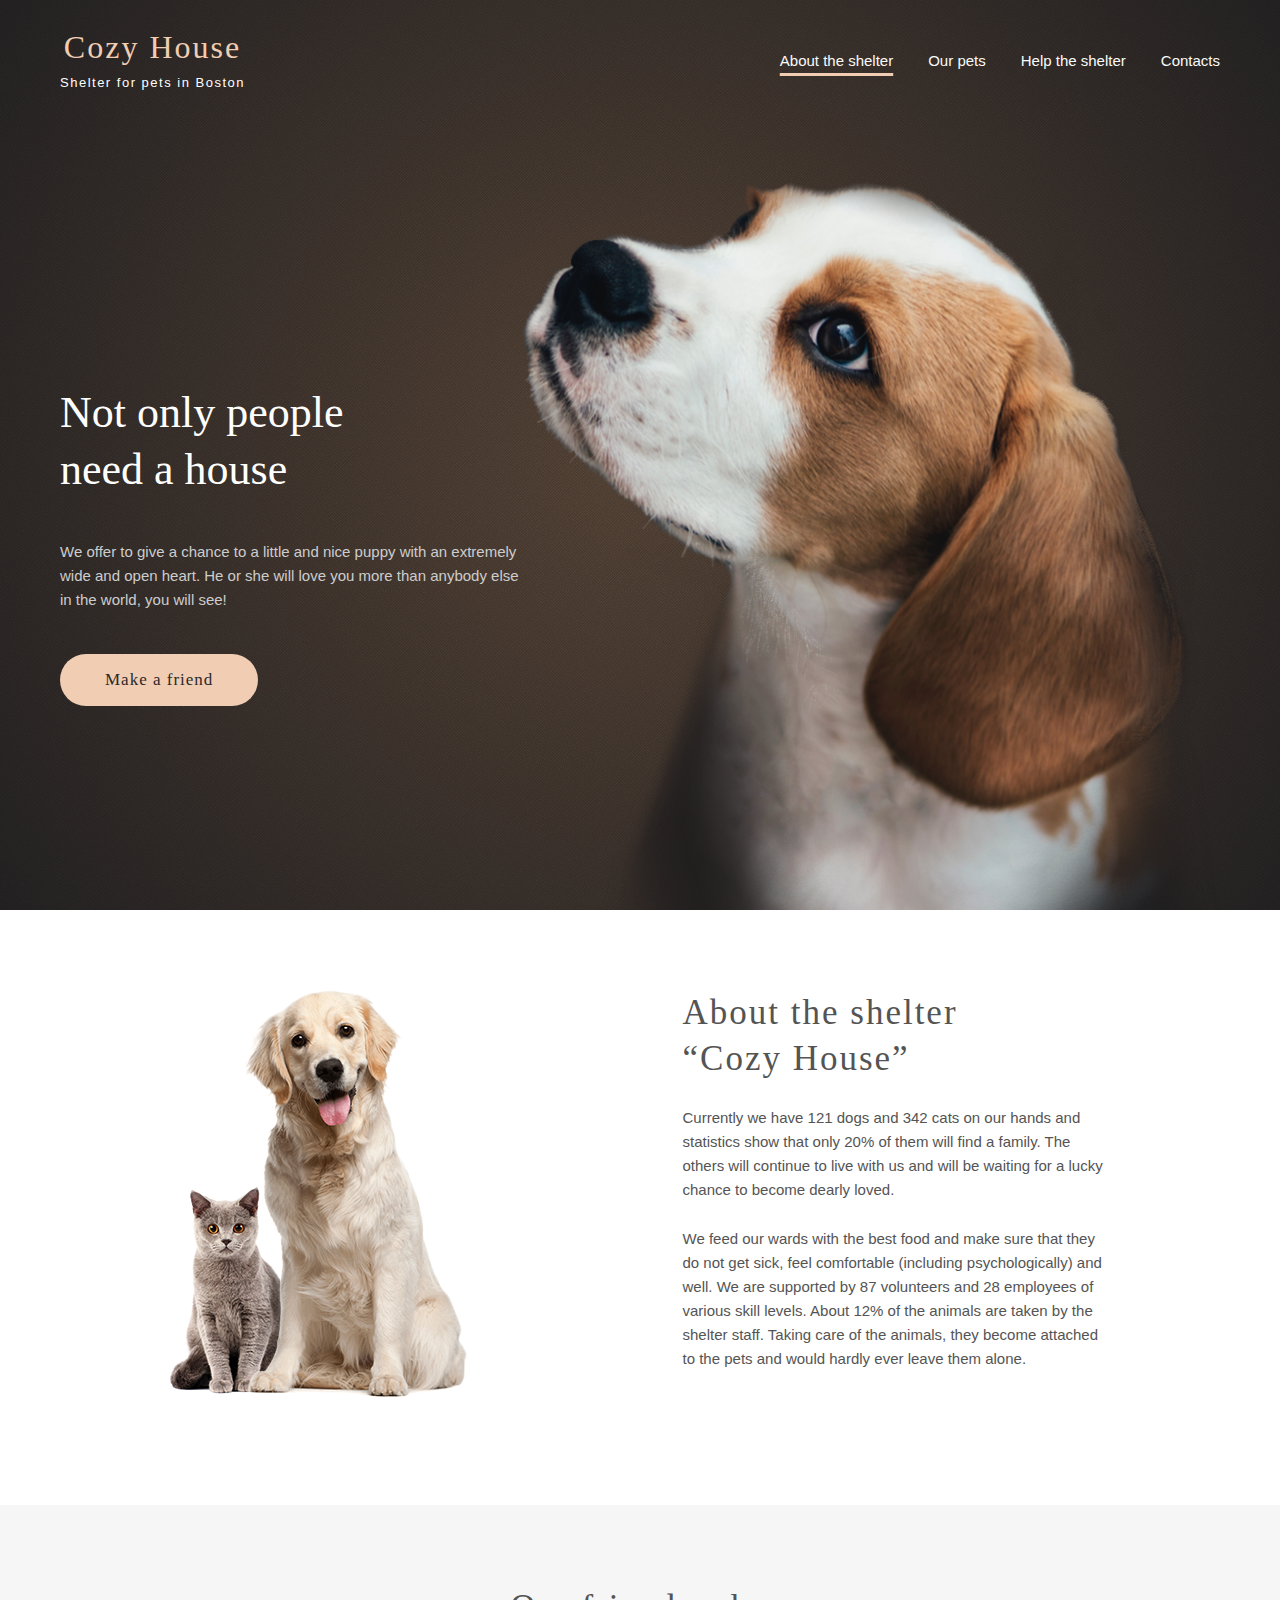
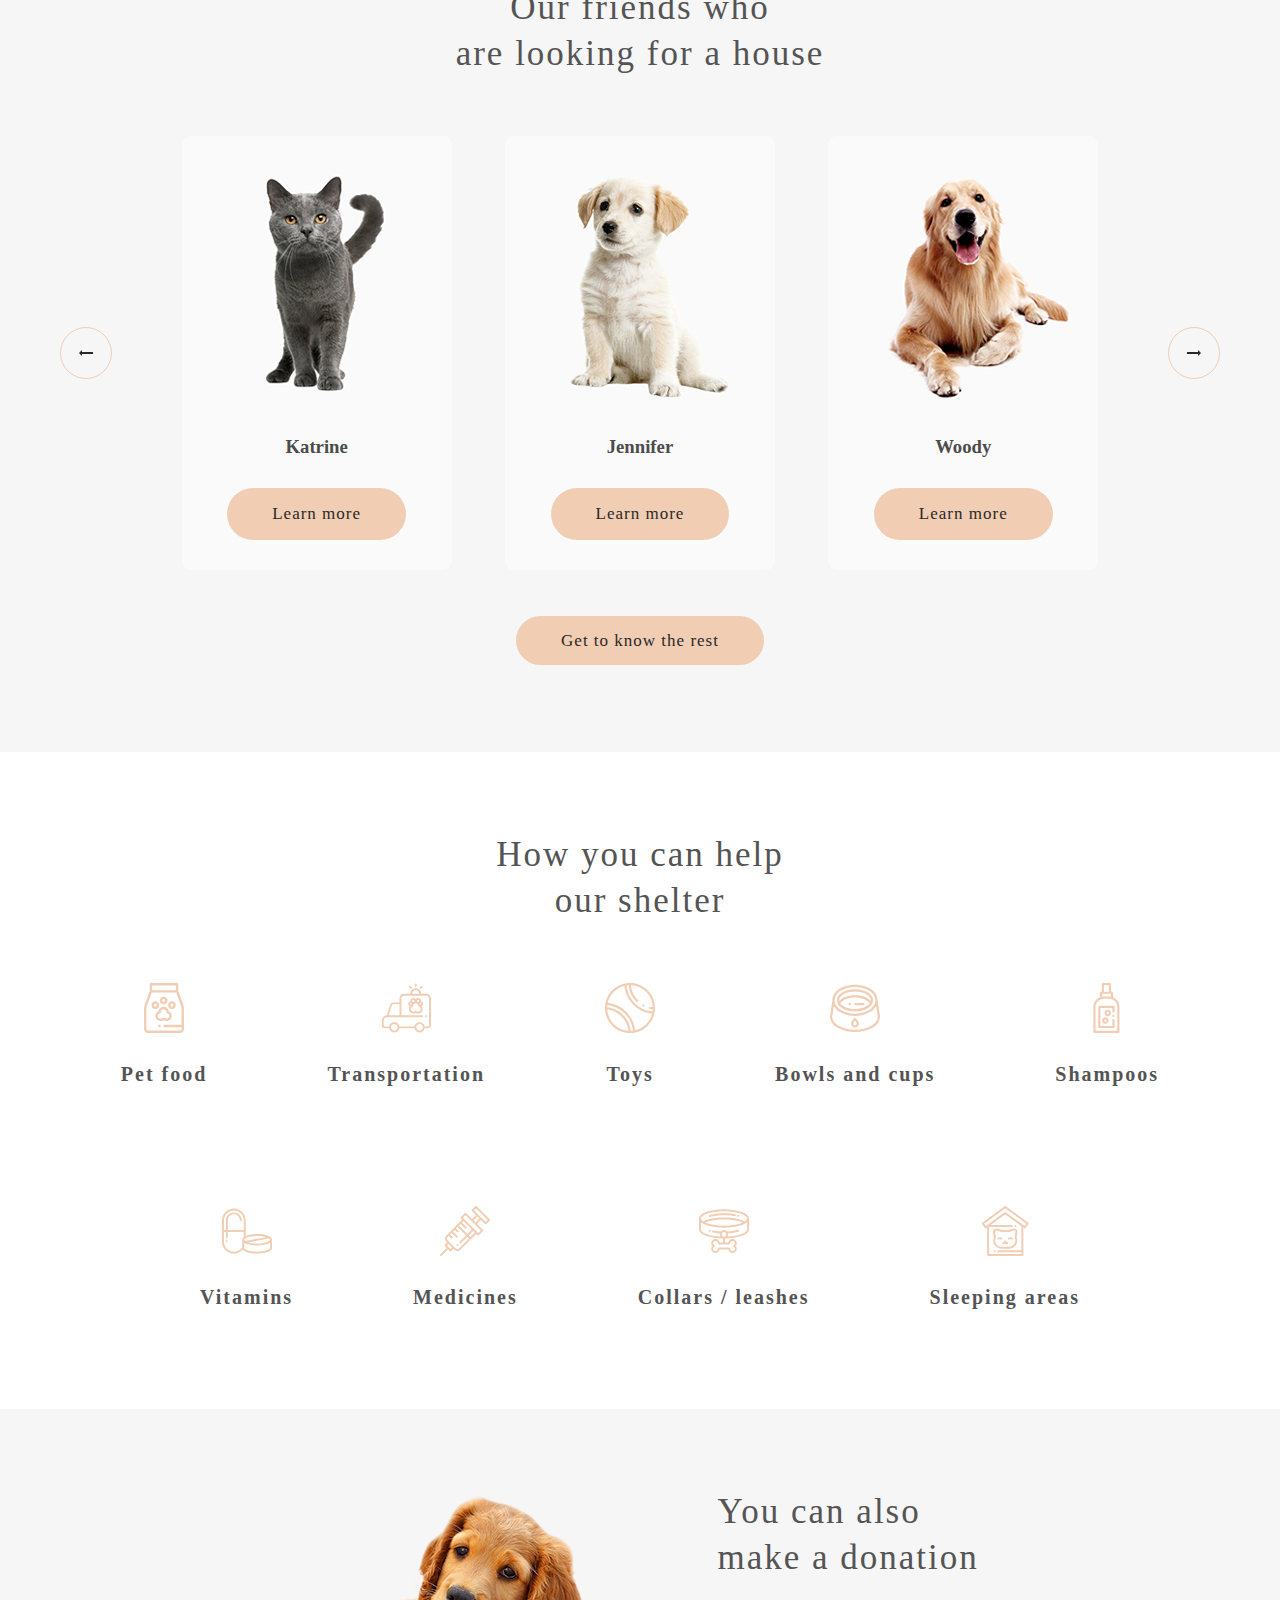
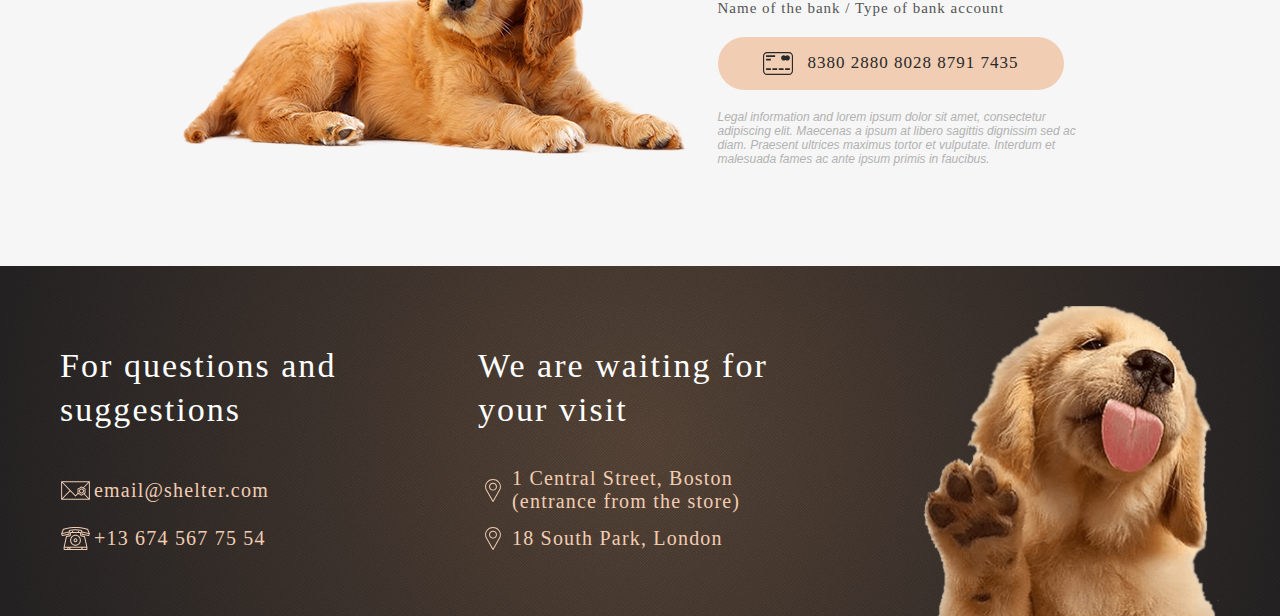
<file: shelter/index.html>
<!DOCTYPE html>
<html lang="en">
	<head>
		<meta charset="UTF-8" >
		<meta name="viewport" content="width=device-width, initial-scale=1.0" >
		<title>Cozy House</title>
		<link rel="stylesheet" href="./assets/style/style.css" >
		<link rel="icon" type="image/x-icon" href="./favicon.ico" >
	</head>

	<body>
		<header class="header">
			<div class="header__noise">
				<div class="wrapper">
					<div class="header__container">
						<div class="header__top">
							<div class="logo">
								<div class="logo__title">Cozy House</div>
								<div class="logo__subtitle">
									Shelter for pets in Boston
								</div>
							</div>
							<nav class="nav">
								<ul class="nav__list">
									<li
										class="nav__element nav__element--active"
									>
										<a class="nav__element-link"
											>About the shelter</a
										>
									</li>
									<li class="nav__element">
										<a
											class="nav__element-link"
											href="./our-pets.html"
											>Our pets</a
										>
									</li>
									<li class="nav__element">
										<a
											class="nav__element-link"
											href="./#help-shelter"
											>Help the shelter</a
										>
									</li>
									<li class="nav__element">
										<a
											class="nav__element-link"
											href="./#contacts"
											>Contacts</a
										>
									</li>
								</ul>
							</nav>
						</div>
						<div class="start-screen">
							<div class="start-screen__content">
								<h1 class="h2 start-screen__title">
									Not only people<br >need a house
								</h1>
								<p class="paragraph-1">
									We offer to give a chance to a little and
									nice puppy with an extremely wide and open
									heart. He or she will love you more than
									anybody else in the world, you will see!
								</p>
								<a
									href="./our-pets.html"
									class="btn btn--primary"
									>Make a friend</a
								>
							</div>
							<div class="start-screen__img">
								<img
									src="./assets/img/start-screen-puppy.png"
									alt="puppy"
								>
							</div>
						</div>
					</div>
				</div>
			</div>
		</header>
		<main>
			<section id="about" class="section">
				<div class="wrapper">
					<div class="about">
						<div class="about__img">
							<img
								src="./assets/img/about-pets.png"
								alt="pets photo"
							>
						</div>
						<div class="about__description">
							<h2 class="h3">
								About the shelter<br >
								“Cozy House”
							</h2>
							<p>
								Currently we have 121 dogs and 342 cats on our
								hands and statistics show that only 20% of them
								will find a family. The others will continue to
								live with us and will be waiting for a lucky
								chance to become dearly loved.
							</p>
							<p>
								We feed our wards with the best food and make
								sure that they do not get sick, feel comfortable
								(including psychologically) and well. We are
								supported by 87 volunteers and 28 employees of
								various skill levels. About 12% of the animals
								are taken by the shelter staff. Taking care of
								the animals, they become attached to the pets
								and would hardly ever leave them alone.
							</p>
						</div>
					</div>
				</div>
			</section>
			<section id="pets" class="section">
				<div class="wrapper">
					<div class="section__container">
						<h2 class="h3 section__header">
							Our friends who<br >
							are looking for a house
						</h2>
						<div class="cards">
							<button class="btn-arrow--left btn-arrow"></button>
							<div class="cards__list">
								<div class="card">
									<div class="card__preview">
										<img
											src="./assets/img/pets-katrine.png"
											alt="katrine"
										>
									</div>
									<h3 class="title">Katrine</h3>
									<a
										class="btn btn--primary"
										href="./our-pets.html"
										>Learn more</a
									>
								</div>
								<div class="card">
									<div class="card__preview">
										<img
											src="./assets/img/pets-jennifer.png"
											alt="jennifer"
										>
									</div>
									<h3 class="title">Jennifer</h3>
									<a
										href="./our-pets.html"
										class="btn btn--primary"
										>Learn more</a
									>
								</div>
								<div class="card">
									<div class="card__preview">
										<img
											src="./assets/img/pets-woody.png"
											alt="woody"
										>
									</div>
									<h3 class="title">Woody</h3>
									<a
										class="btn btn--primary"
										href="./our-pets.html"
										>Learn more</a
									>
								</div>
							</div>
							<button class="btn-arrow--right btn-arrow"></button>
						</div>
						<div class="text-center">
							<a
								href="./our-pets.html"
								class="btn btn--primary mx-auto"
								>Get to know the rest</a
							>
						</div>
					</div>
				</div>
			</section>
			<section id="help-shelter" class="section">
				<div class="wrapper">
					<div class="section__container">
						<h2 class="h3 text-center">
							How you can help<br >
							our shelter
						</h2>
						<div class="help-list">
							<div class="help-item">
								<img
									class="help-item__img"
									src="./assets/img/icons/icon-pet-food.svg"
									alt="Pet food"
								>
								<h3 class="h4">Pet food</h3>
							</div>
							<div class="help-item">
								<img
									class="help-item__img"
									src="./assets/img/icons/icon-transportation.svg"
									alt="Transportation"
								>
								<h3 class="h4">Transportation</h3>
							</div>
							<div class="help-item">
								<img
									class="help-item__img"
									src="./assets/img/icons/icon-toys.svg"
									alt="Toys"
								>
								<h3 class="h4">Toys</h3>
							</div>
							<div class="help-item">
								<img
									class="help-item__img"
									src="./assets/img/icons/icon-bowls-and-cups.svg"
									alt="Bowls and cups"
								>
								<h3 class="h4">Bowls and cups</h3>
							</div>
							<div class="help-item">
								<img
									class="help-item__img"
									src="./assets/img/icons/icon-shampoos.svg"
									alt="Shampoos"
								>
								<h3 class="h4">Shampoos</h3>
							</div>
							<div class="help-item">
								<img
									class="help-item__img"
									src="./assets/img/icons/icon-vitamins.svg"
									alt="Vitamins"
								>
								<h3 class="h4">Vitamins</h3>
							</div>
							<div class="help-item">
								<img
									class="help-item__img"
									src="./assets/img/icons/icon-medicines.svg"
									alt="Medicines"
								>
								<h3 class="h4">Medicines</h3>
							</div>
							<div class="help-item">
								<img
									class="help-item__img"
									src="./assets/img/icons/icon-collars-leashes.svg"
									alt="Collars / leashes"
								>
								<h3 class="h4">Collars / leashes</h3>
							</div>
							<div class="help-item">
								<img
									class="help-item__img"
									src="./assets/img/icons/icon-sleeping-area.svg"
									alt="Sleeping areas"
								>
								<h3 class="h4">Sleeping areas</h3>
							</div>
						</div>
					</div>
				</div>
			</section>
			<section id="donation" class="section">
				<div class="wrapper">
					<div class="donation">
						<div class="donation__img">
							<img
								src="./assets/img/donation-dog.png"
								alt="donation-dog"
							>
						</div>
						<div class="donation__content">
							<h2 class="h3">
								You can also<br >
								make a donation
							</h2>
							<p class="h5">
								Name of the bank / Type of bank account
							</p>
							<p class="btn btn--primary donation__card">
								<span
									class="donation__card-img icon icon-credit-card"
								></span>
								8380 2880 8028 8791 7435
							</p>
							<p class="notes">
								Legal information and lorem ipsum dolor sit
								amet, consectetur adipiscing elit. Maecenas a
								ipsum at libero sagittis dignissim sed ac diam.
								Praesent ultrices maximus tortor et vulputate.
								Interdum et malesuada fames ac ante ipsum primis
								in faucibus.
							</p>
						</div>
					</div>
				</div>
			</section>
		</main>
		<footer class="footer" id="contacts">
			<div class="footer__noise">
				<div class="wrapper">
					<div class="contacts">
						<div class="contacts__group contacts__group--link">
							<div class="contacts__group-header">
								For questions and suggestions
							</div>
							<ul class="contacts__group-list">
								<li>
									<a class="contacts__link" href="#">
										<div class="icon icon-email"></div>
										email@shelter.com
									</a>
								</li>
								<li>
									<a class="contacts__link" href="#">
										<div class="icon icon-phone"></div>
										+13 674 567 75 54
									</a>
								</li>
							</ul>
						</div>
						<div class="contacts__group contacts__group--address">
							<div class="contacts__group-header">
								We are waiting for your visit
							</div>
							<ul class="contacts__group-list">
								<li>
									<a class="contacts__link" href="#">
										<div class="icon icon-marker"></div>
										1 Central Street, Boston (entrance from
										the store)
									</a>
								</li>
								<li>
									<a class="contacts__link" href="#">
										<div class="icon icon-marker"></div>
										18 South Park, London
									</a>
								</li>
							</ul>
						</div>

						<div class="contacts__img">
							<img
								src="./assets/img/footer-puppy.png"
								alt="footer-puppy"
							>
						</div>
					</div>
				</div>
			</div>
		</footer>
	</body>
</html>
</file>
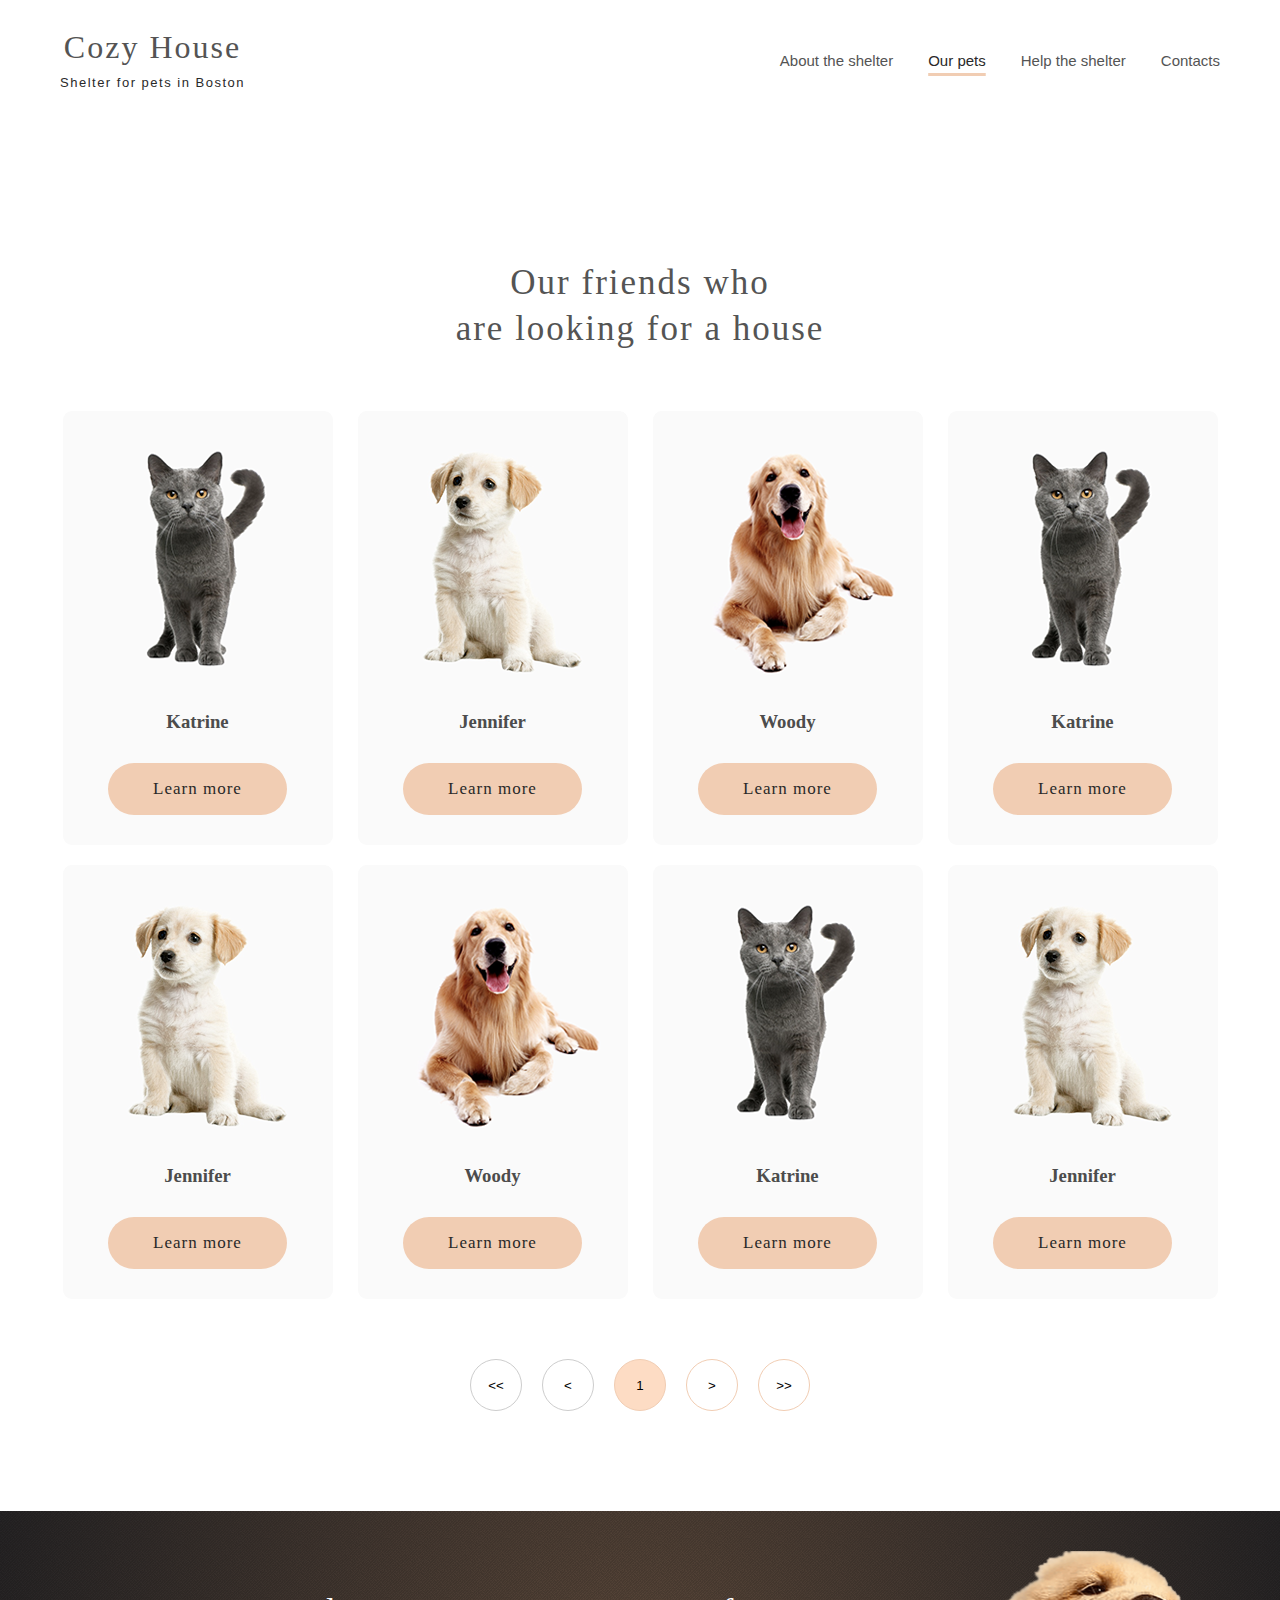
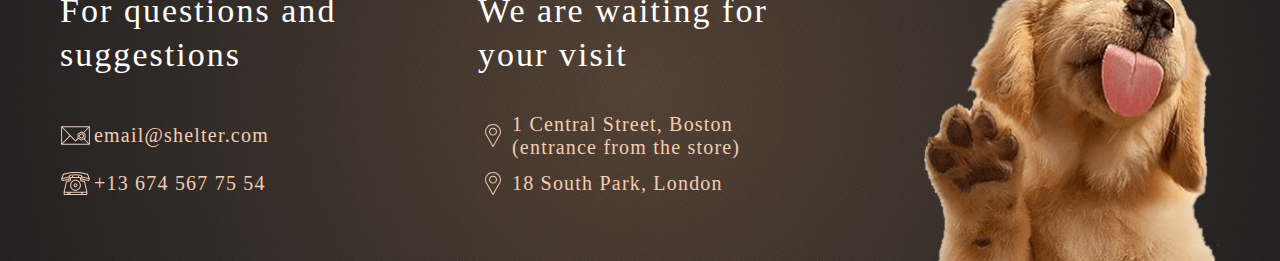
<file: shelter/our-pets.html>
<!DOCTYPE html>
<html lang="en">
	<head>
		<meta charset="UTF-8" >
		<meta name="viewport" content="width=device-width, initial-scale=1.0" >
		<title>Cozy House - our pets</title>
		<link rel="stylesheet" href="./assets/style/style.css" >
		<link rel="icon" type="image/x-icon" href="./favicon.ico" >
	</head>

	<body>
		<header class="header header--white">
			<div class="wrapper">
				<div class="header__container">
					<div class="header__top">
						<div class="logo logo--white">
							<div class="logo__title">Cozy House</div>
							<div class="logo__subtitle">
								Shelter for pets in Boston
							</div>
						</div>
						<nav class="nav nav--white">
							<ul class="nav__list">
								<li class="nav__element">
									<a
										class="nav__element-link"
										href="./index.html"
										>About the shelter</a
									>
								</li>
								<li class="nav__element nav__element--active">
									<a class="nav__element-link">Our pets</a>
								</li>
								<li class="nav__element">
									<a class="nav__element-link" href="./#"
										>Help the shelter</a
									>
								</li>
								<li class="nav__element">
									<a class="nav__element-link" href="./#"
										>Contacts</a
									>
								</li>
							</ul>
						</nav>
					</div>
				</div>
			</div>
		</header>
		<main>
			<section id="pets" class="section">
				<div class="wrapper">
					<div class="section__container">
						<h2 class="h3 section__header">
							Our friends who<br >
							are looking for a house
						</h2>
						<div class="cards">
							<div class="cards__list">
								<div class="card">
									<div class="card__preview">
										<img
											src="./assets/img/pets-katrine.png"
											alt="katrine"
										>
									</div>
									<h3 class="title">Katrine</h3>
									<a
										class="btn btn--primary"
										href="./our-pets.html"
										>Learn more</a
									>
								</div>
								<div class="card">
									<div class="card__preview">
										<img
											src="./assets/img/pets-jennifer.png"
											alt="jennifer"
										>
									</div>
									<h3 class="title">Jennifer</h3>
									<a
										href="./our-pets.html"
										class="btn btn--primary"
										>Learn more</a
									>
								</div>
								<div class="card">
									<div class="card__preview">
										<img
											src="./assets/img/pets-woody.png"
											alt="woody"
										>
									</div>
									<h3 class="title">Woody</h3>
									<a
										class="btn btn--primary"
										href="./our-pets.html"
										>Learn more</a
									>
								</div>
								<div class="card">
									<div class="card__preview">
										<img
											src="./assets/img/pets-katrine.png"
											alt="katrine"
										>
									</div>
									<h3 class="title">Katrine</h3>
									<a
										class="btn btn--primary"
										href="./our-pets.html"
										>Learn more</a
									>
								</div>
								<div class="card">
									<div class="card__preview">
										<img
											src="./assets/img/pets-jennifer.png"
											alt="jennifer"
										>
									</div>
									<h3 class="title">Jennifer</h3>
									<a
										href="./our-pets.html"
										class="btn btn--primary"
										>Learn more</a
									>
								</div>
								<div class="card">
									<div class="card__preview">
										<img
											src="./assets/img/pets-woody.png"
											alt="woody"
										>
									</div>
									<h3 class="title">Woody</h3>
									<a
										class="btn btn--primary"
										href="./our-pets.html"
										>Learn more</a
									>
								</div>
								<div class="card">
									<div class="card__preview">
										<img
											src="./assets/img/pets-katrine.png"
											alt="katrine"
										>
									</div>
									<h3 class="title">Katrine</h3>
									<a
										class="btn btn--primary"
										href="./our-pets.html"
										>Learn more</a
									>
								</div>
								<div class="card">
									<div class="card__preview">
										<img
											src="./assets/img/pets-jennifer.png"
											alt="jennifer"
										>
									</div>
									<h3 class="title">Jennifer</h3>
									<a
										href="./our-pets.html"
										class="btn btn--primary"
										>Learn more</a
									>
								</div>
							</div>
						</div>
						<nav class="cards__nav">
							<button class="btn-arrow btn-arrow--disabled">
								&lt;&lt;
							</button>
							<button class="btn-arrow btn-arrow--disabled">
								&lt;
							</button>
							<button class="btn-arrow btn-arrow--active">
								1
							</button>
							<button class="btn-arrow">&gt;</button>
							<button class="btn-arrow">&gt;&gt;</button>
						</nav>
					</div>
				</div>
			</section>
		</main>
		<footer class="footer">
			<div class="footer__noise">
				<div class="wrapper">
					<div class="contacts">
						<div class="contacts__group contacts__group--link">
							<div class="contacts__group-header">
								For questions and suggestions
							</div>
							<ul class="contacts__group-list">
								<li>
									<a class="contacts__link" href="#">
										<div class="icon icon-email"></div>
										email@shelter.com
									</a>
								</li>
								<li>
									<a class="contacts__link" href="#">
										<div class="icon icon-phone"></div>
										+13 674 567 75 54
									</a>
								</li>
							</ul>
						</div>
						<div class="contacts__group contacts__group--address">
							<div class="contacts__group-header">
								We are waiting for your visit
							</div>
							<ul class="contacts__group-list">
								<li>
									<a class="contacts__link" href="#">
										<div class="icon icon-marker"></div>
										1 Central Street, Boston (entrance from
										the store)
									</a>
								</li>
								<li>
									<a class="contacts__link" href="#">
										<div class="icon icon-marker"></div>
										18 South Park, London
									</a>
								</li>
							</ul>
						</div>

						<div class="contacts__img">
							<img
								src="./assets/img/footer-puppy.png"
								alt="footer-puppy"
							>
						</div>
					</div>
				</div>
			</div>
		</footer>
	</body>
</html>
</file>
<file: shelter/assets/style/style.css>
:root {
  --color-light-xl: #fff;
  --color-light-l: #f6f6f6;
  --color-light-s: #fafafa;
  --color-dark-s: #cdcdcd;
  --color-dark-m: #b2b2b2;
  --color-dark-l: #545454;
  --color-dark-xl: #4c4c4c;
  --color-dark-2xl: #444444;
  --color-dark-3xl: #292929;
  --color-primary: #f1cdb3;
  --color-primary-light: #fddcc4;
  --gradient-base-lineral: linear-gradient(135deg, #5b483a, #262425 100%);
  --gradient-base-radial: radial-gradient(circle, #5b483a, #262425 100%);
  --text-logo-title: 32px;
  --text-logo-subtitle: 13px;
  --text-paragraph-l: 15px;
  --text-h2: 44px;
  --text-h3: 35px;
}

* {
  margin: 0;
  padding: 0;
  box-sizing: border-box;
}

html {
  scroll-behavior: smooth;
}

body {
  min-height: 100vh;
  display: flex;
  flex-direction: column;
}

main {
  flex-grow: 1;
}

a {
  text-decoration: none;
}

.h2 {
  font-size: var(--text-h2);
  font-family: Georgia, "Times New Roman", Times, serif;
  font-weight: 400;
  line-height: 130%;
}

.h3 {
  color: var(--color-dark-l);
  font-size: var(--text-h3);
  line-height: 130%;
  letter-spacing: 2px;
  font-family: Georgia, "Times New Roman", Times, serif;
  font-weight: lighter;
}

.h4 {
  color: var(--color-dark-l);
  font-size: 20px;
  line-height: 115%;
  letter-spacing: 2px;
  font-family: Georgia, "Times New Roman", Times, serif;
}

.h5 {
  color: var(--color-dark-l);
  font-size: 15px;
  line-height: 110%;
  letter-spacing: 1px;
  font-family: Georgia, "Times New Roman", Times, serif;
}

.paragraph-1 {
  font-size: var(--text-paragraph-l);
  font-family: Arial, Helvetica, sans-serif;
  line-height: 160%;
}

.header {
  background: var(--gradient-base-radial);
  color: var(--color-dark-s);
}
.header__noise {
  background-image: url("../img/noise_transparent.png");
  background-repeat: repeat;
  height: 100%;
}
.header--white {
  background: var(--color-light-xl);
  color: var(--color-dark-l);
}
.header__container {
  padding-top: 30px;
}
.header__top {
  display: flex;
  justify-content: space-between;
  align-items: center;
  margin-bottom: 90px;
  flex-wrap: wrap;
  gap: 20px;
}

.logo {
  display: flex;
  flex-direction: column;
  align-items: center;
  max-height: 60px;
}
.logo--white .logo__title {
  color: var(--color-dark-l);
}
.logo--white .logo__subtitle {
  color: var(--color-dark-3xl);
}
.logo__title {
  color: var(--color-primary);
  font-size: var(--text-logo-title);
  font-family: Georgia, "Times New Roman", Times, serif;
  margin-bottom: 10px;
  line-height: 110%;
  letter-spacing: 2px;
}
.logo__subtitle {
  color: var(--color-light-xl);
  font-size: var(--text-logo-subtitle);
  font-family: Arial, Helvetica, sans-serif;
  letter-spacing: 1.5px;
}

.wrapper {
  max-width: 1200px;
  margin: 0 auto;
  padding-left: 20px;
  padding-right: 20px;
}

.nav__list {
  display: flex;
  list-style: none;
  gap: 35px;
  flex-wrap: wrap;
}
.nav--white .nav__element--active .nav__element-link {
  color: var(--color-dark-3xl);
}
.nav--white .nav__element-link {
  color: var(--color-dark-l);
}
.nav__element {
  display: flex;
  cursor: pointer;
  -webkit-text-decoration: underline rgba(255, 255, 255, 0) solid 3px;
          text-decoration: underline rgba(255, 255, 255, 0) solid 3px;
  transition: text-decoration-color 0.3s linear;
  text-underline-offset: 7px;
}
.nav__element-link {
  color: var(--color-light-s);
  font-size: var(--text-paragraph-l);
  font-family: Arial, Helvetica, sans-serif;
}
.nav__element:hover, .nav__element--active {
  text-decoration-color: var(--color-primary);
}
.nav__element--active {
  color: var(--color-light-s);
}

.start-screen {
  display: flex;
  align-items: center;
  flex-wrap: wrap;
  justify-content: center;
}
.start-screen__content {
  max-width: 460px;
  display: flex;
  flex-direction: column;
  gap: 42px;
}
.start-screen__img {
  min-width: 700px;
  display: flex;
  align-items: flex-end;
}
.start-screen__img img {
  width: 100%;
}
.start-screen__title {
  color: var(--color-light-xl);
}

.btn {
  cursor: pointer;
  width: -moz-fit-content;
  width: fit-content;
  border-radius: 100px;
  padding: 15px 45px;
  border: none;
  color: var(--color-dark-3xl);
  line-height: 130%;
  letter-spacing: 1px;
  font-family: Georgia, "Times New Roman", Times, serif;
  font-size: 17px;
  transition: all 0.3s linear;
}
.btn--primary {
  background-color: var(--color-primary);
}
.btn--primary:hover {
  background-color: var(--color-primary-light);
}
.btn--light {
  border: 1px solid var(--color-primary);
  background-color: var(--color-light-s);
}

.section {
  padding-top: 80px;
  padding-bottom: 100px;
  color: var(--color-dark-xl);
}
.section__container {
  display: flex;
  flex-direction: column;
  gap: 60px;
}
.section__header {
  text-align: center;
}
.section:nth-child(1n) {
  background-color: var(--color-light-xl);
}
.section:nth-child(2n) {
  background-color: var(--color-light-l);
}

.about {
  display: flex;
  flex-wrap: wrap;
  justify-content: space-around;
  font-size: var(--text-paragraph-l);
  color: var(--color-dark-l);
  line-height: 160%;
  font-family: Arial, "Helvetica Neue", Helvetica, sans-serif;
}
.about__img {
  width: 300px;
}
.about__img img {
  width: 100%;
}
.about__description {
  max-width: 430px;
  display: flex;
  flex-direction: column;
  gap: 25px;
}

.text-center {
  text-align: center;
}

.mx-auto {
  margin-left: auto;
  margin-right: auto;
}

.cards {
  display: flex;
  align-items: center;
  gap: 53px;
}
.cards__list {
  flex-grow: 1;
  display: flex;
  justify-content: space-between;
  flex-wrap: wrap;
  align-items: center;
  gap: 20px;
}
.cards__list > * {
  margin: 0 auto;
}
.cards__nav {
  display: flex;
  gap: 20px;
  overflow-x: auto;
  justify-content: center;
}

.card {
  background-color: var(--color-light-s);
  display: flex;
  flex-direction: column;
  align-items: center;
  width: 270px;
  gap: 30px;
  padding-bottom: 30px;
  border-radius: 9px;
  overflow: hidden;
  transition: transform 0.2s ease-in;
}
.card:hover {
  transform: scale(1.02);
}
.card__preview {
  height: 270px;
}
.card__preview img {
  width: 100%;
  height: 100%;
  -o-object-fit: cover;
     object-fit: cover;
}

.btn-arrow {
  display: flex;
  justify-content: center;
  align-items: center;
  width: 52px;
  height: 52px;
  border-radius: 100px;
  border: 1px solid var(--color-primary);
  cursor: pointer;
  background-repeat: no-repeat;
  background-position: center;
  transition: all 0.3s linear;
  background-color: transparent;
}
.btn-arrow:hover, .btn-arrow--active {
  background-color: var(--color-primary-light);
}
.btn-arrow--disabled {
  cursor: default;
  border-color: var(--color-dark-s);
  background-color: transparent !important;
}
.btn-arrow--left {
  background-image: url("../img/ArrowLeft.png");
}
.btn-arrow--right {
  background-image: url("../img/ArrowRight.png");
}

.help-list {
  display: flex;
  gap: 120px;
  flex-wrap: wrap;
  justify-content: center;
}

.help-item {
  display: flex;
  flex-direction: column;
  align-items: center;
  transition: all 0.3s linear;
  cursor: default;
}
.help-item:hover {
  transform: scale(1.2);
}
.help-item__img {
  width: 50px;
  height: 50px;
  margin-bottom: 30px;
}
.help-item__img img {
  width: 100%;
  height: 100%;
  -o-object-fit: contain;
     object-fit: contain;
}

.donation {
  margin: 0 auto;
  width: -moz-fit-content;
  width: fit-content;
  display: flex;
  align-items: center;
  flex-wrap: wrap;
  justify-content: center;
  gap: 30px;
}
.donation__img {
  width: 505px;
}
.donation__img img {
  width: 100%;
}
.donation__content {
  display: flex;
  flex-direction: column;
  gap: 20px;
  width: 380px;
}
.donation__card {
  display: flex;
  align-items: center;
}
.donation__card-img {
  margin-right: 15px;
}

.notes {
  font-size: 12px;
  font-family: Arial, Helvetica, sans-serif;
  color: var(--color-dark-m);
  font-style: italic;
}

.footer {
  background: var(--gradient-base-radial);
  color: var(--color-dark-s);
}
.footer__noise {
  background-image: url("../img/noise_transparent.png");
  background-repeat: repeat;
  height: 100%;
}

.contacts {
  display: flex;
  flex-wrap: wrap;
  justify-content: space-between;
  gap: 20px;
  min-height: 350px;
  align-items: center;
  padding-top: 40px;
}
.contacts__link {
  display: flex;
  align-items: center;
  color: var(--color-primary);
  font-size: 20px;
  line-height: 115%;
  letter-spacing: 0.06em;
  min-height: 48px;
}
.contacts__link .icon {
  margin-right: 4px;
}
.contacts__group {
  display: flex;
  flex-direction: column;
  gap: 34px;
  min-height: 234px;
}
.contacts__group-header {
  font-family: "Georgia";
  font-style: normal;
  font-weight: 400;
  font-size: 34px;
  line-height: 130%;
  letter-spacing: 0.06em;
  color: var(--color-light-xl);
}
.contacts__group-list {
  list-style-type: none;
  display: flex;
  flex-direction: column;
  justify-content: space-between;
}
.contacts__group--link {
  width: 278px;
}
.contacts__group--address {
  width: 302px;
}
.contacts__img {
  min-height: 300px;
  align-self: flex-end;
  display: flex;
  align-items: flex-end;
}
.contacts__img img {
  width: 100%;
}

.icon {
  display: inline-block;
  height: 23px;
  width: 30px;
  background-size: contain;
  background-position: center;
  background-repeat: no-repeat;
  flex-shrink: 0;
}

.icon-credit-card {
  background-image: url("../img/icons/icon-credit-card.svg");
}

.icon-email {
  background-image: url("../img/icons/icon-email.svg");
}

.icon-phone {
  background-image: url("../img/icons/icon-phone.svg");
}

.icon-marker {
  background-image: url("../img/icons/icon-marker.svg");
}
</file>
